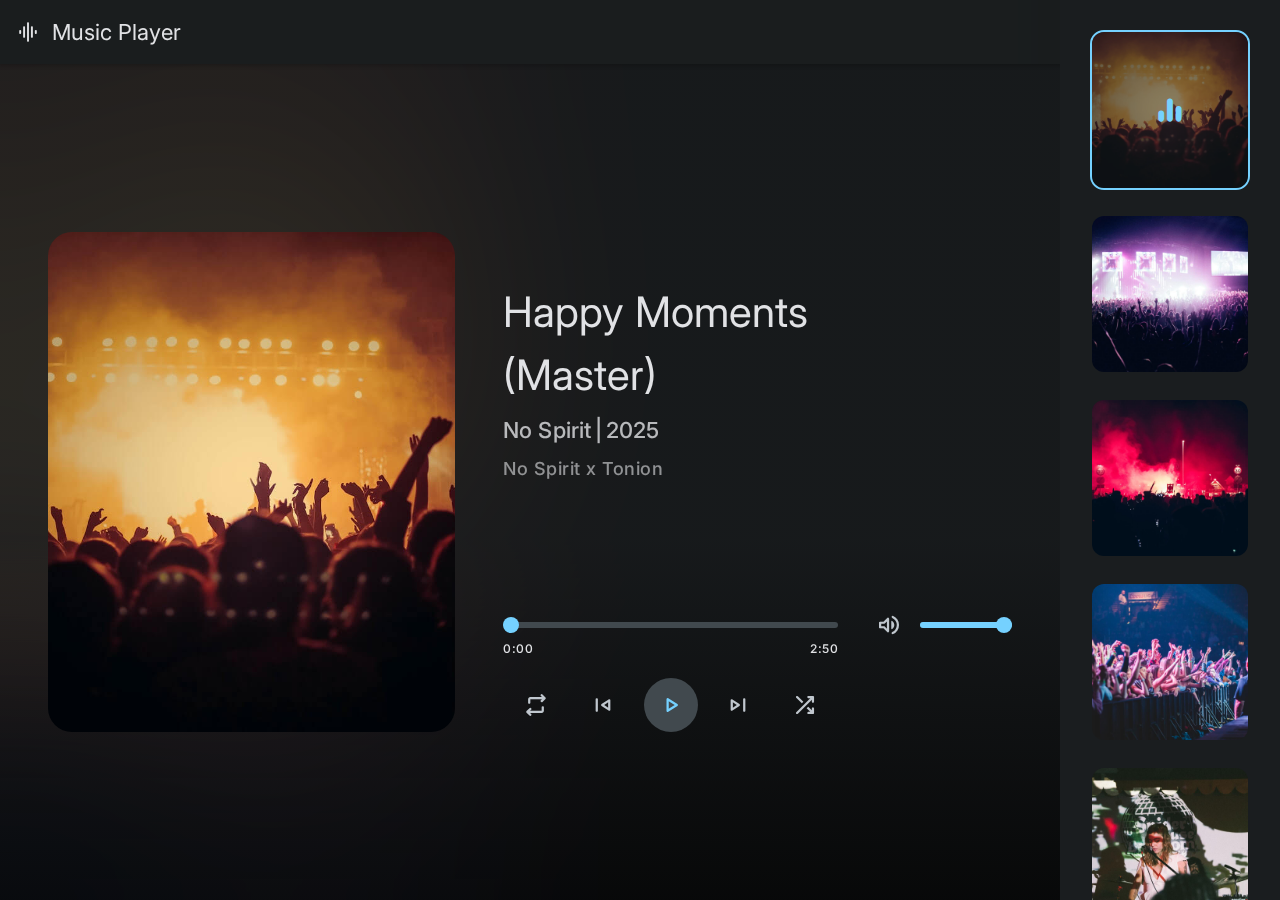
<file: MusicPlayerTask/index.html>
<!DOCTYPE html>
<html lang="en">

<head>
  <meta charset="UTF-8">
  <meta http-equiv="X-UA-Compatible" content="IE=edge">
  <meta name="viewport" content="width=device-width, initial-scale=1.0">

  <!-- 
    - primary meta tags
  -->
  <title>Music Player</title>
  <meta name="title" content="Music Player">
  <meta name="description" content="A web music player html template made by codewithsadee">

  <!-- 
    - favicon
  -->
  <link rel="shortcut icon" href="./favicon.svg" type="image/svg+xml">

  <!-- 
    - google font link
  -->
  <link rel="preconnect" href="https://fonts.googleapis.com">
  <link rel="preconnect" href="https://fonts.gstatic.com" crossorigin>
  <link href="https://fonts.googleapis.com/css2?family=Inter:wght@400;500&display=swap" rel="stylesheet">

  <!-- 
    - material icon font
  -->
  <link rel="stylesheet"
    href="https://fonts.googleapis.com/css2?family=Material+Symbols+Rounded:opsz,wght,FILL,GRAD@24,400,0,-25" />

  <!-- 
    - custom css link
  -->
  <link rel="stylesheet" href="./assets/css/style.css">

</head>

<body>

  <!-- 
    - #TOP APP BAR
  -->

  <div class="top-bar wrapper">

    <div class="logo wrapper">
      <span class="material-symbols-rounded">graphic_eq</span>

      <h1 class="title-lg">Music Player</h1>
    </div>

    <div class="top-bar-actions">
      <button class="btn-icon" data-playlist-toggler>
        <span class="material-symbols-rounded">queue_music</span>
      </button>
    </div>

  </div>





  <main>
    <article>

      <!-- 
        - #PLAYER
      -->

      <div class="player">
        <div class="container">

          <figure class="music-banner">
            <img src="./assets/images/poster-1.jpg" width="800" height="800" alt="Happy Moments (Master) Album Poster"
              class="img-cover" data-player-banner>
          </figure>

          <div class="music-content">

            <h2 class="headline-sm" data-title>Happy Moments (Master)</h2>

            <p class="label-lg label-wrapper wrapper">
              <span data-album>No Spirit</span>

              <span data-year>2025</span>
            </p>

            <p class="label-md artist" data-artist>No Spirit x Tonion</p>

            <div class="seek-control">

              <div>
                <div class="range-wrapper">
                  <input type="range" step="1" max="60" value="0" class="range" data-range data-seek>

                  <div class="range-fill" data-range-fill></div>
                </div>

                <div class="duration-label wrapper">
                  <span class="label-md" data-running-time>0:00</span>

                  <span class="label-md" data-duration>1:00</span>
                </div>
              </div>

              <div class="volume">
                <button class="btn-icon" data-volume-btn>
                  <span class="material-symbols-rounded">volume_up</span>
                </button>

                <div class="range-wrapper">
                  <input type="range" step="0.05" max="1" value="1" class="range" data-range data-volume>

                  <div class="range-fill" data-range-fill></div>
                </div>
              </div>

            </div>

            <div class="player-control wrapper">

              <button class="btn-icon toggle" data-repeat>
                <span class="material-symbols-rounded default-icon">repeat</span>
                <span class="material-symbols-rounded active-icon">repeat_one</span>
              </button>

              <button class="btn-icon" data-skip-prev>
                <span class="material-symbols-rounded">skip_previous</span>
              </button>

              <button class="btn-icon play" data-play-btn>
                <span class="material-symbols-rounded default-icon">play_arrow</span>
                <span class="material-symbols-rounded active-icon">pause</span>
              </button>

              <button class="btn-icon" data-skip-next>
                <span class="material-symbols-rounded">skip_next</span>
              </button>

              <button class="btn-icon toggle" data-shuffle>
                <span class="material-symbols-rounded">shuffle</span>
              </button>

            </div>

          </div>

        </div>
      </div>





      <!-- 
        - #PLAYLIST
      -->

      <div class="playlist" data-playlist>

        <ul class="music-list" data-music-list></ul>

      </div>

      <div class="overlay" data-playlist-toggler data-overlay></div>

    </article>
  </main>





  <!-- 
    - custom js link
  -->
  <script src="./assets/js/script.js"></script>

</body>

</html>
</file>
<file: MusicPlayerTask/assets/css/style.css>
/*-----------------------------------*\
  #style.css
\*-----------------------------------*/

/**
 * copyright 2022 codewithsadee
 */





/*-----------------------------------*\
  #CUSTOM PROPERTY
\*-----------------------------------*/

:root {

  /**
   * colors
   */

  --eerie-black_a95: hsla(204, 9%, 11%, 0.95);
  --eerie-black_a50: hsla(204, 9%, 11%, 0.5);
  --eerie-black: hsl(204, 9%, 11%);
  --gainsboro: hsl(225, 7%, 89%);
  --charcoal: hsl(203, 9%, 28%);
  --silver-sand: hsl(208, 12%, 78%);
  --light-sky-blue: hsl(200, 100%, 73%);
  --prussian-blue: hsl(196, 100%, 14%);
  --black: hsl(0, 0%, 0%);
  --black_a50: hsla(0, 0%, 0%, 0.5);
  --black_a20: hsla(0, 0%, 0%, 0.2);
  --light-sky-blue_a8: hsla(200, 100%, 73%, 0.08);
  --light-sky-blue_a12: hsla(200, 100%, 73%, 0.12);
  --silver-sand_a8: hsla(208, 12%, 78%, 0.08);
  --silver-sand_a12: hsla(208, 12%, 78%, 0.12);
  
  --background: var(--eerie-black);
  --background-opacity: var(--eerie-black_a95);
  --on-background: var(--gainsboro);
  --surface-variant: var(--charcoal);
  --on-surface-variant: var(--silver-sand);
  --on-surface-variant-hover: var(--light-sky-blue_a8);
  --on-surface-variant-focus: var(--light-sky-blue_a12);
  --primary: var(--light-sky-blue);
  --on-primary: var(--prussian-blue);

  /**
   * gradient
   */

  --gradient: linear-gradient(180deg, hsla(204, 9%, 11%, 0.90) 60%, transparent 120%);

  /**
   * typography
   */

  --ff-inter: 'Inter', sans-serif;

  --headline-sm: 2.4rem;
  --title-lg: 2.2rem;
  --label-lg: 1.4rem;
  --label-md: 1.2rem;
  
  --fw-400: 400;
  --fw-500: 500;

  /**
   * box shadow
   */

  --shadow-1: 0 1px 4px 1px var(--black_a20);
  --shadow-2: 0 1px 4px 1px var(--black_a50);

  /**
   * border radius
   */

  --radius-24: 24px;
  --radius-16: 16px;
  --radius-12: 12px;
  --radius-pill: 100px;
  --radius-circle: 50%;

  /**
   * transition
   */

  --transition-1: 200ms cubic-bezier(0.2, 0, 0, 1);
  --transition-2: 300ms cubic-bezier(0.2, 0, 0, 1);

}





/*-----------------------------------*\
  #RESET
\*-----------------------------------*/

*,
*::before,
*::after {
  margin: 0;
  padding: 0;
  box-sizing: border-box;
}

li { list-style: none; }

a,
img,
span,
input,
button { display: block; }

a {
  text-decoration: none;
  color: inherit;
}

img { height: auto; }

input,
button {
  background: none;
  border: none;
  font: inherit;
}

input { width: 100%; }

button { cursor: pointer; }

html {
  font-family: var(--ff-inter);
  font-size: 10px;
  scroll-behavior: smooth;
}

body {
  background-color: var(--black);
  color: var(--on-background);
  font-size: 1.6rem;
  line-height: 1.5;
  min-height: 100vh;
  min-width: 250px;
  background-image: url("../images/poster-1.jpg");
  background-size: 150%;
  background-repeat: no-repeat;
  background-position: top;
  overflow: overlay;
}

body.modalActive { overflow: hidden; }

::-webkit-scrollbar { width: 8px; }

::-webkit-scrollbar-track { background: transparent; }

::-webkit-scrollbar-thumb {
  background-color: transparent;
  border-radius: var(--radius-pill);
}

body:hover::-webkit-scrollbar-thumb { background-color: var(--surface-variant); }





/*-----------------------------------*\
  #REUSED STYLE
\*-----------------------------------*/

.material-symbols-rounded {
  font-variation-settings: 'FILL' 0, 'wght' 400, 'GRAD' -25, 'opsz' 24;
  width: 1em;
  height: 1em;
  overflow: hidden;
  user-select: none;
}

.wrapper {
  display: flex;
  align-items: center;
}

.title-lg {
  font-size: var(--title-lg);
  font-weight: var(--fw-400);
}

.btn-icon {
  color: var(--on-surface-variant);
  width: 40px;
  height: 40px;
  display: grid;
  place-items: center;
  border-radius: var(--radius-circle);
}

.btn-icon:hover { background-color: var(--on-surface-variant-hover); }

.btn-icon:is(:focus, :focus-visible) {
  background-color: var(--on-surface-variant-focus);
}

.img-cover {
  width: 100%;
  height: 100%;
  object-fit: cover;
}

.headline-sm {
  font-size: var(--headline-sm);
  font-weight: var(--fw-400);
}

.label-lg,
.label-md { font-weight: var(--fw-500); }

.label-lg {
  font-size: var(--label-lg);
  letter-spacing: 0.1px;
}

.label-md {
  font-size: var(--label-md);
  letter-spacing: 0.5px;
}





/*-----------------------------------*\
  #TOP APP BAR
\*-----------------------------------*/

.top-bar {
  position: fixed;
  top: 0;
  left: 0;
  background-color: var(--background-opacity);
  min-width: 250px;
  width: 100%;
  height: 64px;
  padding-inline: 16px;
  justify-content: space-between;
  backdrop-filter: blur(50px);
  box-shadow: var(--shadow-1);
  z-index: 2;
}

.logo { gap: 12px; }





/*-----------------------------------*\
  #PLAYER
\*-----------------------------------*/

.volume { display: none; }

.player {
  --padding: 24px;
  background-image: var(--gradient);
  padding: var(--padding);
  padding-block-start: calc(64px + var(--padding));
  min-height: 100vh;
  display: flex;
  text-align: center;
  backdrop-filter: blur(30px);
  overflow: hidden;
}

.player .container {
  width: 100%;
  display: grid;
  grid-template-rows: 1fr max-content;
  gap: 24px;
}

.music-banner {
  aspect-ratio: 1 / 1;
  background-color: var(--surface-variant);
  max-width: 400px;
  margin-inline: auto;
  align-self: center;
  overflow: hidden;
  border-radius: var(--radius-24);
}

.label-wrapper {
  justify-content: center;
  opacity: 0.8;
  margin-block: 8px 4px;
}

.label-wrapper span:first-child::after {
  content: "|";
  display: inline-block;
  margin-inline: 4px;
}

.artist {
  opacity: 0.6;
  margin-block-end: 36px;
}

.seek-control { margin-block-end: 20px; }

.range-wrapper { position: relative; }

.range {
  appearance: none;
  cursor: pointer;
}

.range::-webkit-slider-runnable-track {
  appearance: none;
  background-color: var(--surface-variant);
  height: 6px;
  width: 100%;
  border-radius: var(--radius-pill);
}

.range-fill {
  content: "";
  position: absolute;
  top: 0;
  left: 0;
  width: 0;
  height: 6px;
  background-color: var(--primary);
  border-radius: var(--radius-pill);
  pointer-events: none;
}

.range::-webkit-slider-thumb {
  appearance: none;
  background-color: var(--primary);
  width: 16px;
  height: 16px;
  margin-block-start: -5px;
  border-radius: var(--radius-pill);
  transition: var(--transition-1);
}

.range::-webkit-slider-thumb:hover {
  box-shadow: 0 0 0 12px var(--on-surface-variant-hover);
}

.range::-webkit-slider-thumb:is(:focus, :focus-visible) {
  box-shadow: 0 0 0 12px var(--on-surface-variant-focus);
}

.duration-label {
  justify-content: space-between;
  margin-block-start: 12px;
}

.player-control { justify-content: space-evenly; }

.player-control .toggle.active { color: var(--primary); }

.player-control .play {
  background-color: var(--surface-variant);
  color: var(--primary);
}

.player-control .play.active {
  background-color: var(--primary);
  color: var(--on-primary);
}

.player-control .btn-icon.active .default-icon,
.player-control .btn-icon .active-icon { display: none; }

.player-control .btn-icon .default-icon,
.player-control .btn-icon.active .active-icon { display: block; }





/*-----------------------------------*\
  #PLAYLIST
\*-----------------------------------*/

.playlist {
  position: fixed;
  top: 0;
  right: -180px;
  width: 180px;
  height: 100vh;
  background-color: var(--background);
  padding: 28px;
  border-top-left-radius: var(--radius-16);
  border-bottom-left-radius: var(--radius-16);
  box-shadow: var(--shadow-2);
  overflow-y: overlay;
  visibility: hidden;
  transition: var(--transition-2);
  z-index: 4;
}

.playlist:hover::-webkit-scrollbar-thumb { background-color: var(--surface-variant); }

.playlist.active {
  transform: translateX(-180px);
  visibility: visible;
}

.music-list {
  display: grid;
  gap: 20px;
}

.music-item {
  position: relative;
  border-radius: var(--radius-12);
  background-color: var(--surface-variant);
  overflow: hidden;
}

.music-item .item-icon {
  position: absolute;
  inset: 0;
  background-color: var(--eerie-black_a50);
  display: grid;
  place-items: center;
  opacity: 0;
}

.music-item.playing .item-icon { opacity: 1; }

.music-item .item-icon .material-symbols-rounded {
  color: var(--primary);
  font-size: 3rem;
}

.music-item:is(:hover, :focus-visible, :active, .playing) {
  outline: 1px solid var(--primary);
}

.overlay {
  position: fixed;
  top: 0;
  left: 0;
  width: 100%;
  height: 100vh;
  background-color: var(--black);
  opacity: 0;
  pointer-events: none;
  transition: var(--transition-2);
  z-index: 3;
}

.overlay.active {
  pointer-events: all;
  opacity: 0.5;
}





/*-----------------------------------*\
  #MEDIA QUERIES
\*-----------------------------------*/

/**
 * responsive for large than 575px screen
 */

@media (min-width: 575px) {

  /**
   * RESET
   */

  body { background-size: 100%; }



  /**
   * PLAYER
   */

  .player { justify-content: center; }

  .player .container { max-width: 540px; }

}





/**
 * responsive for large than 992px screen
 */

@media (min-width: 992px) {

  /**
   * CUSTOM PROPERTY
   */

  :root {

    /**
     * typography
     */

    --headline-sm: 4.2rem;
    --label-lg: 2.2rem;

  }



  /**
   * RESET
   */

  body {
    background-size: 40% 100%;
    background-position: left center;
  }

  article { display: flex; }



  /**
   * REUSED STYLE
   */

  .btn-icon {
    width: 54px;
    height: 54px;
  }

  .btn-icon .material-symbols-rounded { font-size: 2.8rem; }



  /**
   * TOP APP BAR
   */

  .top-bar-actions { display: none; }



  /**
   * PLAYER
   */

  .player {
    --padding: 48px;
    text-align: left;
    flex-grow: 1;
    align-items: center;
    backdrop-filter: blur(100px);
  }

  .player .container {
    max-width: 1200px;
    grid-template-columns: 0.8fr 1fr;
    grid-template-rows: 1fr;
    gap: 48px;
    max-height: 500px;
    height: 100%;
  }

  .music-banner {
    aspect-ratio: unset;
    max-width: max-content;
    width: 100%;
    height: 100%;
  }

  .music-content {
    display: flex;
    flex-direction: column;
    padding-block-start: 48px;
    min-width: 100%;
  }

  .music-content :is(.headline-sm, .label-lg, .label-md) {
    max-width: 85%;
  }

  .label-wrapper {
    justify-content: flex-start;
    margin-block-end: 8px;
  }

  .artist { --label-md: 1.8rem; }

  .seek-control {
    margin-block-start: auto;
    display: grid;
    grid-template-columns: 1fr 150px;
    align-items: center;
    gap: 24px;
  }

  .volume {
    display: flex;
    align-items: center;
    gap: 4px;
    margin-block-start: -30px;
  }

  .volume .btn-icon { flex-shrink: 0; }

  .volume .range-fill { width: 100%; }

  .player-control {
    margin-inline-end: 174px;
    min-width: max-content;
    gap: 8px;
  }



  /**
   * PLAYLIST
   */

  .overlay { display: none; }

  .playlist {
    position: static;
    visibility: visible;
    border-radius: 0;
    box-shadow: none;
    flex-shrink: 0;
  }

  .playlist.active { transform: unset; }

  .music-item:is(:hover, :focus-visible, :active, .playing) {
    outline: 2px solid var(--primary);
  }

  .music-item .item-icon .material-symbols-rounded {
    font-size: 3.6rem;
  }

}





/**
 * responsive for large than 1200px screen
 */

@media (min-width: 1200px) {

  /**
   * PLAYLIST
   */

  .playlist {
    padding: 32px;
    width: 220px;
  }

  .music-list { gap: 28px; }

}
</file>
